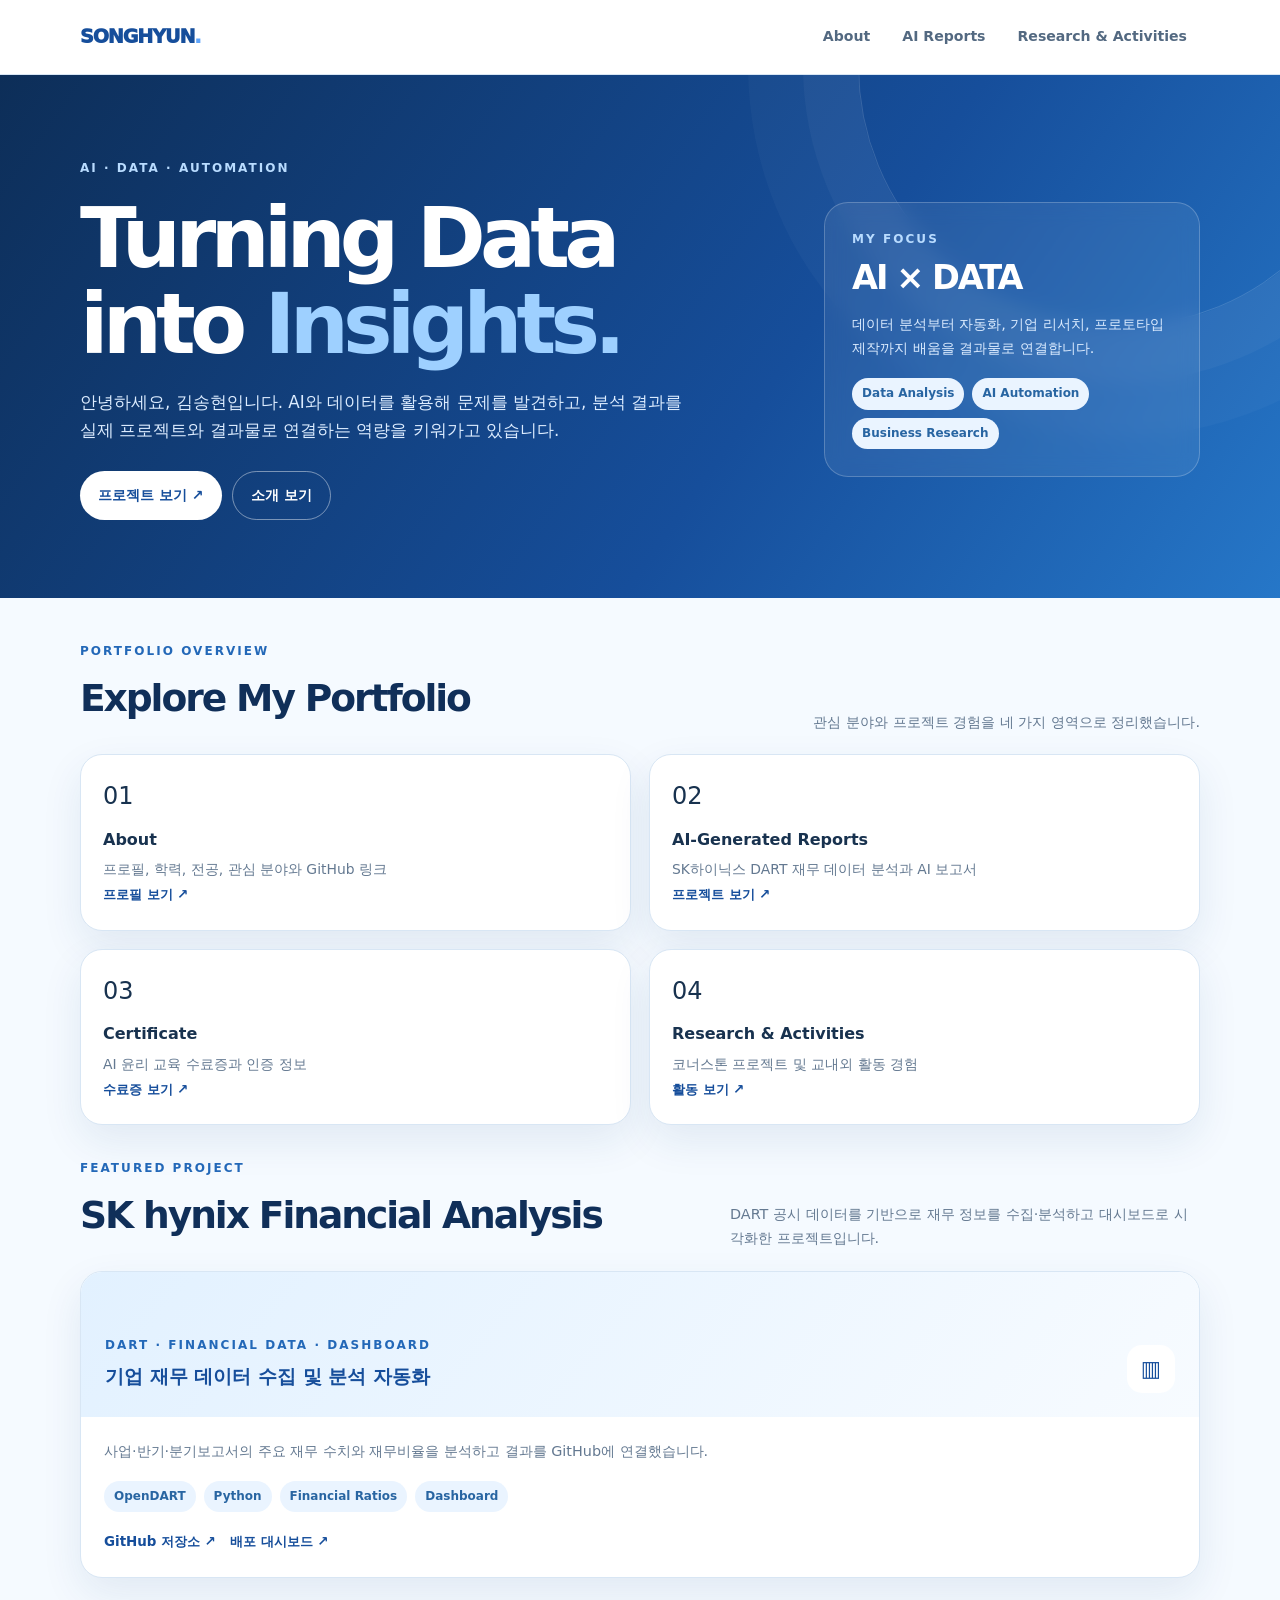
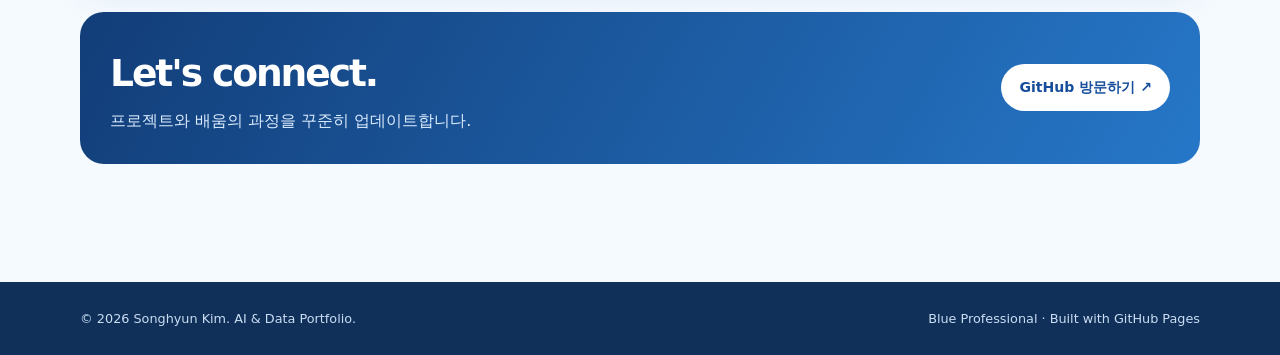
<file: index.html>
<!doctype html><html lang="ko"><head><meta charset="utf-8"><meta name="viewport" content="width=device-width,initial-scale=1"><meta name="theme-color" content="#164e9b"><meta name="description" content="김송현의 AI & Data 포트폴리오"><title>Songhyun Kim | AI & Data Portfolio</title><link rel="stylesheet" href="styles.css"></head><body><div id="site-header"></div><section class="hero"><div class="wrap hero-inner"><div><div class="eyebrow">AI · DATA · AUTOMATION</div><h1>Turning Data<br>into <span>Insights.</span></h1><p>안녕하세요, 김송현입니다. AI와 데이터를 활용해 문제를 발견하고, 분석 결과를 실제 프로젝트와 결과물로 연결하는 역량을 키워가고 있습니다.</p><div class="hero-actions"><a class="btn btn-white" href="reports.html">프로젝트 보기 ↗</a><a class="btn btn-outline" href="about.html">소개 보기</a></div></div><aside class="hero-card"><div class="eyebrow">MY FOCUS</div><strong>AI × DATA</strong><p>데이터 분석부터 자동화, 기업 리서치, 프로토타입 제작까지 배움을 결과물로 연결합니다.</p><div class="tags"><span class="chip">Data Analysis</span><span class="chip">AI Automation</span><span class="chip">Business Research</span></div></aside></div></section><main class="wrap"><section class="section"><div class="section-head"><div><div class="kicker">PORTFOLIO OVERVIEW</div><h2>Explore My Portfolio</h2></div><p>관심 분야와 프로젝트 경험을 네 가지 영역으로 정리했습니다.</p></div><div class="grid-2"><a class="card cert-card" href="about.html"><div class="symbol">01</div><h3>About</h3><p>프로필, 학력, 전공, 관심 분야와 GitHub 링크</p><span class="text-link">프로필 보기 ↗</span></a><a class="card cert-card" href="reports.html"><div class="symbol">02</div><h3>AI-Generated Reports</h3><p>SK하이닉스 DART 재무 데이터 분석과 AI 보고서</p><span class="text-link">프로젝트 보기 ↗</span></a><a class="card cert-card" href="activities.html#certificates"><div class="symbol">03</div><h3>Certificate</h3><p>AI 윤리 교육 수료증과 인증 정보</p><span class="text-link">수료증 보기 ↗</span></a><a class="card cert-card" href="activities.html#activities"><div class="symbol">04</div><h3>Research & Activities</h3><p>코너스톤 프로젝트 및 교내외 활동 경험</p><span class="text-link">활동 보기 ↗</span></a></div></section><section class="section"><div class="section-head"><div><div class="kicker">FEATURED PROJECT</div><h2>SK hynix Financial Analysis</h2></div><p>DART 공시 데이터를 기반으로 재무 정보를 수집·분석하고 대시보드로 시각화한 프로젝트입니다.</p></div><article class="card project-card"><div class="project-cover"><div><div class="kicker">DART · FINANCIAL DATA · DASHBOARD</div><h3>기업 재무 데이터 수집 및 분석 자동화</h3></div><div class="project-icon">▥</div></div><div class="project-content"><p>사업·반기·분기보고서의 주요 재무 수치와 재무비율을 분석하고 결과를 GitHub에 연결했습니다.</p><div class="tags"><span class="tag">OpenDART</span><span class="tag">Python</span><span class="tag">Financial Ratios</span><span class="tag">Dashboard</span></div><div class="project-links"><a class="text-link" href="https://github.com/HSC-Class02/SH_SKhynix" target="_blank" rel="noopener">GitHub 저장소 ↗</a><a class="text-link" href="https://hsc-class02.github.io/SH_SKhynix/" target="_blank" rel="noopener">배포 대시보드 ↗</a></div></div></article></section><section class="section"><div class="cta"><div><h2>Let's connect.</h2><p>프로젝트와 배움의 과정을 꾸준히 업데이트합니다.</p></div><a class="btn btn-white" href="https://github.com/HSC-Class02" target="_blank" rel="noopener">GitHub 방문하기 ↗</a></div></section></main><div id="site-footer"></div><script src="layout.js"></script><script src="app.js"></script></body></html>
</file>
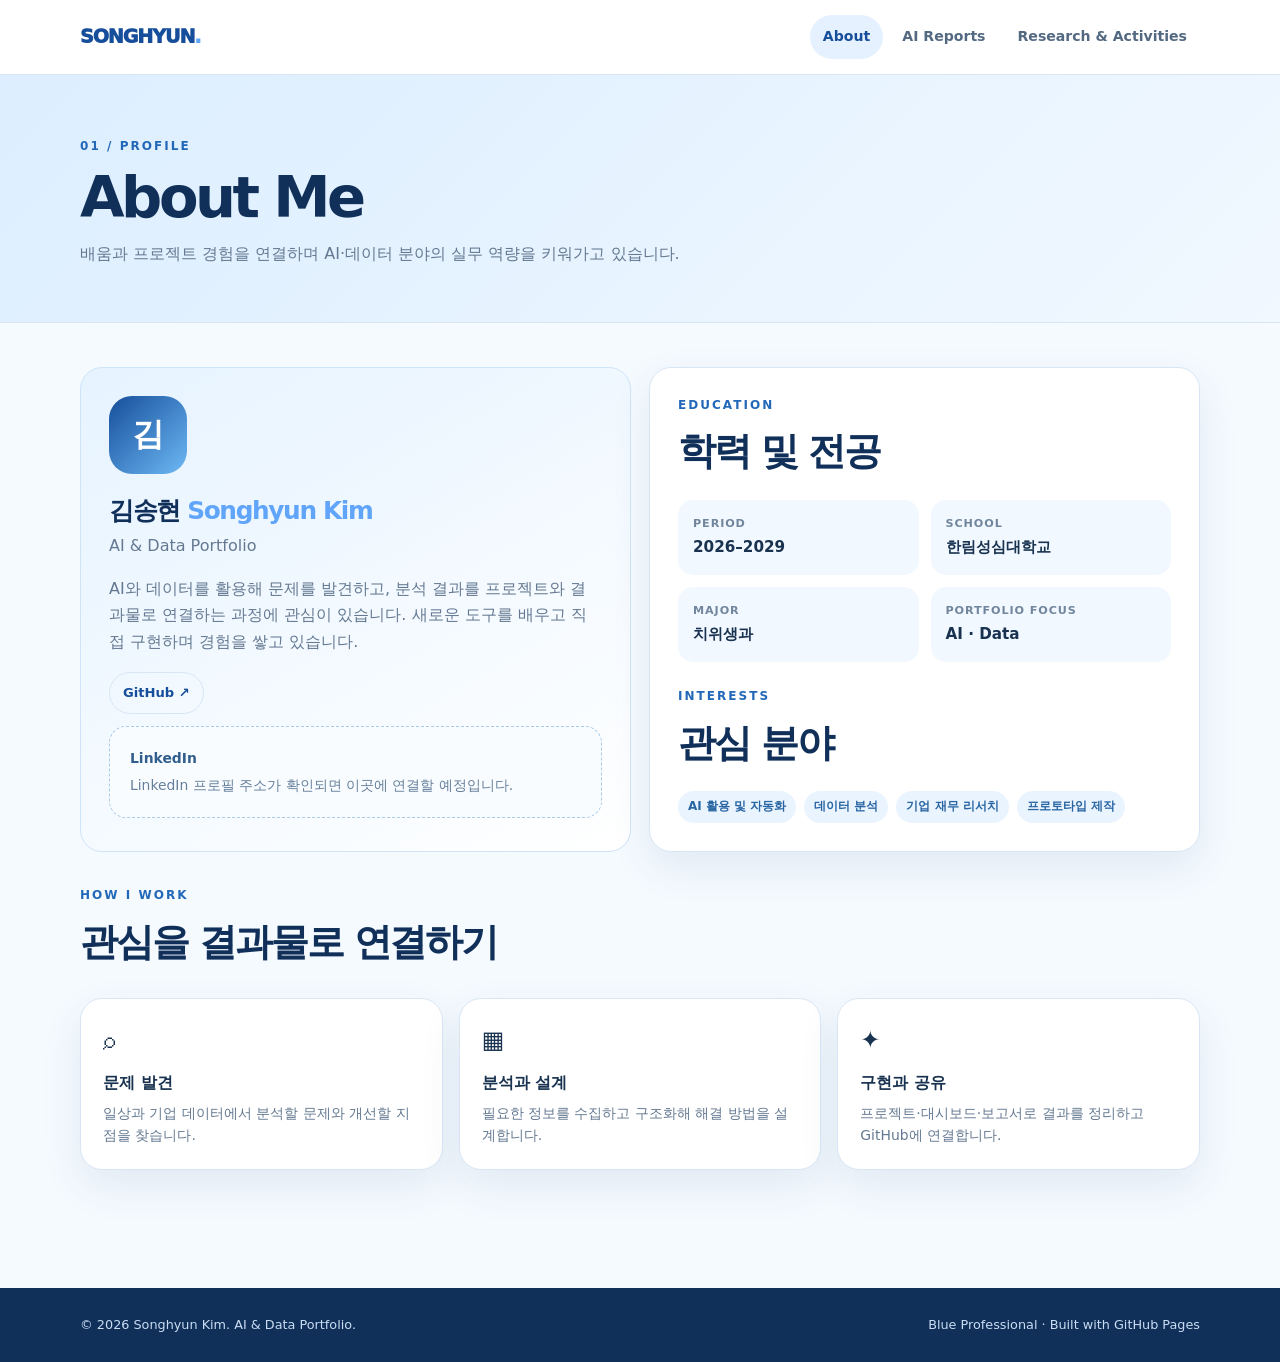
<file: about.html>
<!doctype html>
<html lang="ko">
<head>
  <meta charset="utf-8">
  <meta name="viewport" content="width=device-width,initial-scale=1">
  <meta name="description" content="김송현 소개 및 AI·데이터 관심 분야">
  <title>About | Songhyun Kim</title>
  <link rel="stylesheet" href="styles.css">
</head>
<body>
  <div id="site-header"></div>
  <section class="page-hero"><div class="wrap">
    <div class="kicker">01 / PROFILE</div>
    <h1>About Me</h1>
    <p>배움과 프로젝트 경험을 연결하며 AI·데이터 분야의 실무 역량을 키워가고 있습니다.</p>
  </div></section>
  <main class="wrap">
    <section class="grid-2 section">
      <article class="profile">
        <div class="avatar" aria-hidden="true">김</div>
        <h2>김송현 <span style="color:#60a5fa">Songhyun Kim</span></h2>
        <div class="muted">AI &amp; Data Portfolio</div>
        <p class="muted">AI와 데이터를 활용해 문제를 발견하고, 분석 결과를 프로젝트와 결과물로 연결하는 과정에 관심이 있습니다. 새로운 도구를 배우고 직접 구현하며 경험을 쌓고 있습니다.</p>
        <div class="socials">
          <a class="social" href="https://github.com/HSC-Class02" target="_blank" rel="noopener noreferrer">GitHub ↗</a>
        </div>
        <div class="empty" style="margin-top:12px">
          <strong>LinkedIn</strong>
          LinkedIn 프로필 주소가 확인되면 이곳에 연결할 예정입니다.
        </div>
      </article>
      <article class="panel">
        <div class="kicker">EDUCATION</div>
        <h2>학력 및 전공</h2>
        <div class="info-grid">
          <div class="info"><small>PERIOD</small><strong>2026–2029</strong></div>
          <div class="info"><small>SCHOOL</small><strong>한림성심대학교</strong></div>
          <div class="info"><small>MAJOR</small><strong>치위생과</strong></div>
          <div class="info"><small>PORTFOLIO FOCUS</small><strong>AI · Data</strong></div>
        </div>
        <div class="kicker" style="margin-top:25px">INTERESTS</div>
        <h2>관심 분야</h2>
        <div class="tags">
          <span class="tag">AI 활용 및 자동화</span>
          <span class="tag">데이터 분석</span>
          <span class="tag">기업 재무 리서치</span>
          <span class="tag">프로토타입 제작</span>
        </div>
      </article>
    </section>
    <section class="section">
      <div class="section-head"><div><div class="kicker">HOW I WORK</div><h2>관심을 결과물로 연결하기</h2></div></div>
      <div class="grid-3">
        <article class="card cert-card"><div class="symbol">⌕</div><h3>문제 발견</h3><p>일상과 기업 데이터에서 분석할 문제와 개선할 지점을 찾습니다.</p></article>
        <article class="card cert-card"><div class="symbol">▦</div><h3>분석과 설계</h3><p>필요한 정보를 수집하고 구조화해 해결 방법을 설계합니다.</p></article>
        <article class="card cert-card"><div class="symbol">✦</div><h3>구현과 공유</h3><p>프로젝트·대시보드·보고서로 결과를 정리하고 GitHub에 연결합니다.</p></article>
      </div>
    </section>
  </main>
  <div id="site-footer"></div>
  <script src="layout.js"></script><script src="app.js"></script>
</body>
</html>
</file>
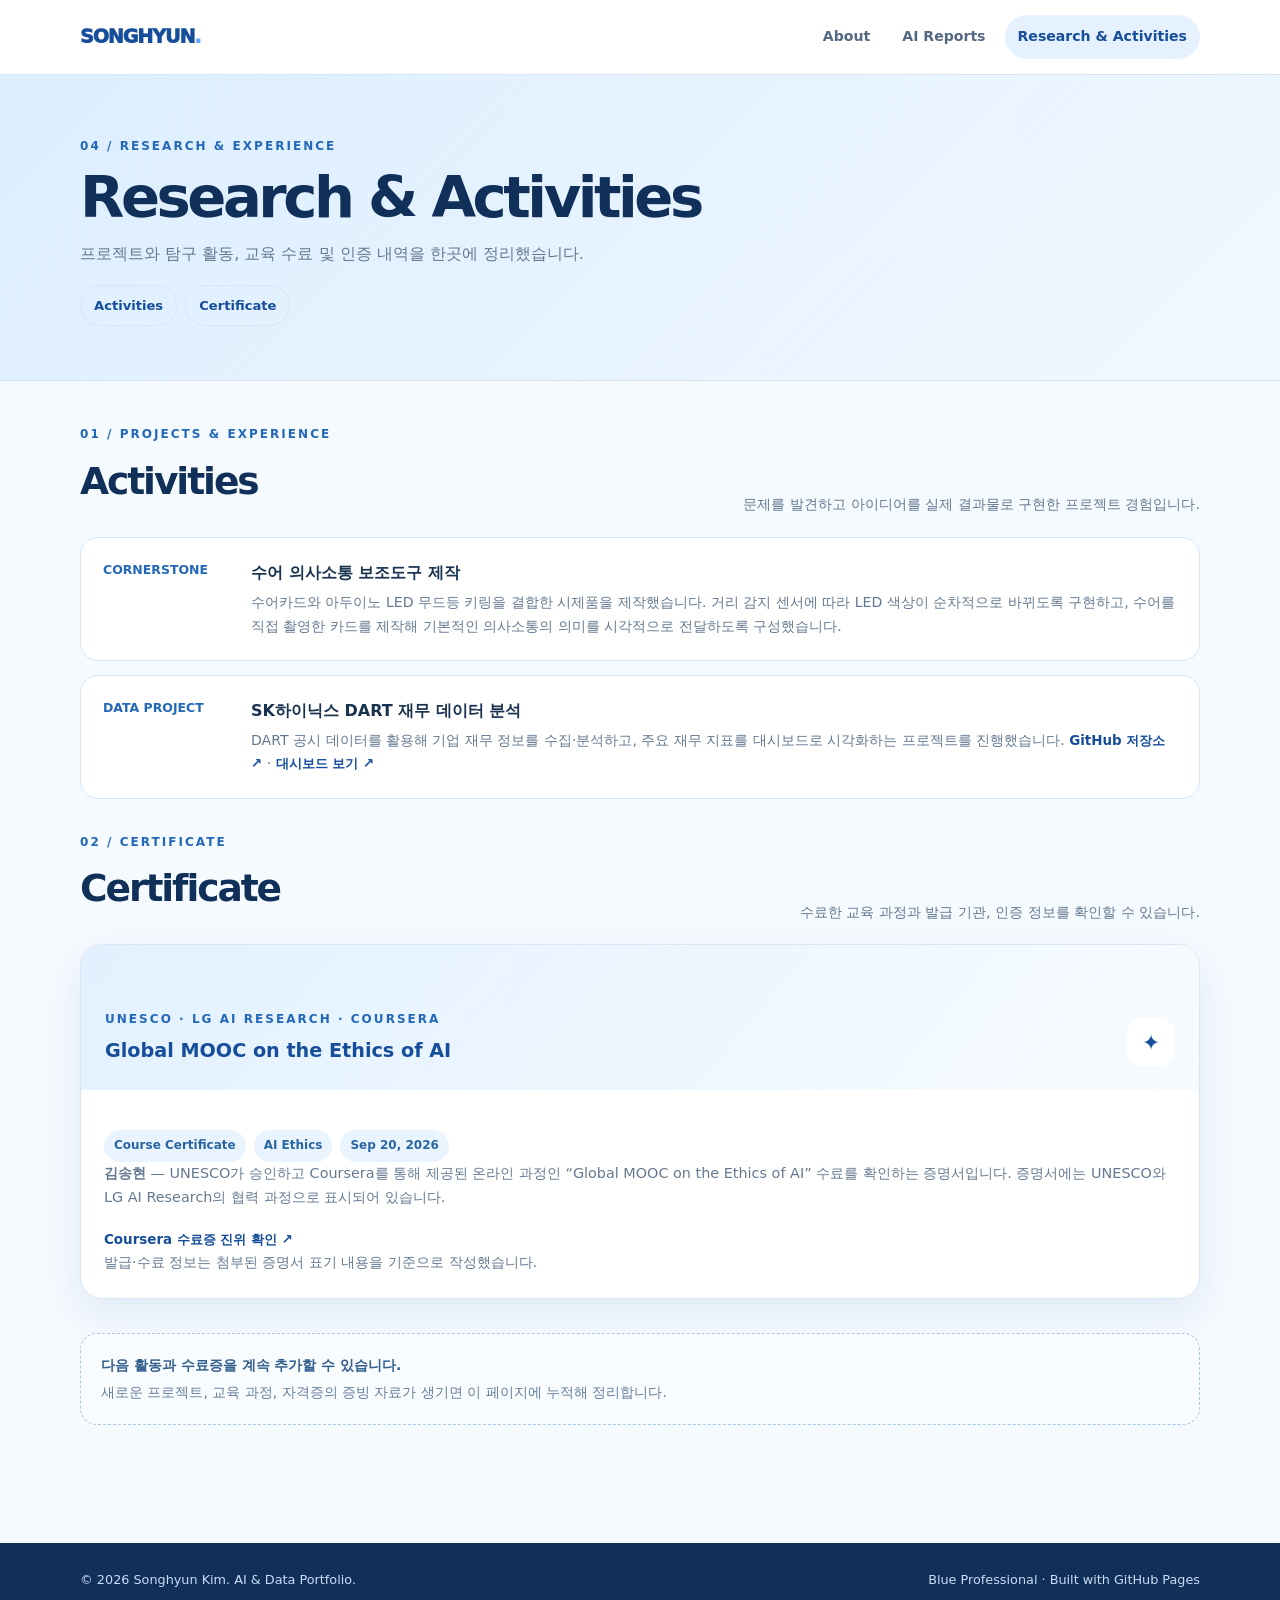
<file: activities.html>
<!doctype html>
<html lang="ko">
<head>
  <meta charset="utf-8">
  <meta name="viewport" content="width=device-width,initial-scale=1">
  <meta name="description" content="Research, activities and certificates">
  <title>Research & Activities | Songhyun Kim</title>
  <link rel="stylesheet" href="styles.css">
</head>
<body>
  <div id="site-header"></div>
  <section class="page-hero">
    <div class="wrap">
      <div class="kicker">04 / RESEARCH & EXPERIENCE</div>
      <h1>Research & Activities</h1>
      <p>프로젝트와 탐구 활동, 교육 수료 및 인증 내역을 한곳에 정리했습니다.</p>
      <div class="socials">
        <a class="social" href="#activities">Activities</a>
        <a class="social" href="#certificates">Certificate</a>
      </div>
    </div>
  </section>
  <main class="wrap">
    <section class="section" id="activities">
      <div class="section-head">
        <div><div class="kicker">01 / PROJECTS & EXPERIENCE</div><h2>Activities</h2></div>
        <p>문제를 발견하고 아이디어를 실제 결과물로 구현한 프로젝트 경험입니다.</p>
      </div>
      <div class="timeline">
        <article class="timeline-item">
          <div class="timeline-label">CORNERSTONE</div>
          <div><h3>수어 의사소통 보조도구 제작</h3><p>수어카드와 아두이노 LED 무드등 키링을 결합한 시제품을 제작했습니다. 거리 감지 센서에 따라 LED 색상이 순차적으로 바뀌도록 구현하고, 수어를 직접 촬영한 카드를 제작해 기본적인 의사소통의 의미를 시각적으로 전달하도록 구성했습니다.</p></div>
        </article>
        <article class="timeline-item">
          <div class="timeline-label">DATA PROJECT</div>
          <div><h3>SK하이닉스 DART 재무 데이터 분석</h3><p>DART 공시 데이터를 활용해 기업 재무 정보를 수집·분석하고, 주요 재무 지표를 대시보드로 시각화하는 프로젝트를 진행했습니다. <a class="text-link" href="https://github.com/HSC-Class02/SH_SKhynix" target="_blank" rel="noopener">GitHub 저장소 ↗</a> · <a class="text-link" href="https://hsc-class02.github.io/SH_SKhynix/" target="_blank" rel="noopener">대시보드 보기 ↗</a></p></div>
        </article>
      </div>
    </section>
    <section class="section" id="certificates">
      <div class="section-head">
        <div><div class="kicker">02 / CERTIFICATE</div><h2>Certificate</h2></div>
        <p>수료한 교육 과정과 발급 기관, 인증 정보를 확인할 수 있습니다.</p>
      </div>
      <article class="card project-card certificate-feature">
        <div class="project-cover">
          <div><div class="kicker">UNESCO · LG AI RESEARCH · COURSERA</div><h3>Global MOOC on the Ethics of AI</h3></div>
          <div class="project-icon">✦</div>
        </div>
        <div class="project-content">
          <div class="tags"><span class="tag">Course Certificate</span><span class="tag">AI Ethics</span><span class="tag">Sep 20, 2026</span></div>
          <p><strong>김송현</strong> — UNESCO가 승인하고 Coursera를 통해 제공된 온라인 과정인 “Global MOOC on the Ethics of AI” 수료를 확인하는 증명서입니다. 증명서에는 UNESCO와 LG AI Research의 협력 과정으로 표시되어 있습니다.</p>
          <div class="project-links">
            <a class="text-link" href="https://coursera.org/verify/E0VNRTBQOB6W" target="_blank" rel="noopener">Coursera 수료증 진위 확인 ↗</a>
          </div>
          <p class="repo-meta">발급·수료 정보는 첨부된 증명서 표기 내용을 기준으로 작성했습니다.</p>
        </div>
      </article>
    </section>
    <section class="section">
      <div class="empty"><strong>다음 활동과 수료증을 계속 추가할 수 있습니다.</strong>새로운 프로젝트, 교육 과정, 자격증의 증빙 자료가 생기면 이 페이지에 누적해 정리합니다.</div>
    </section>
  </main>
  <div id="site-footer"></div>
  <script src="layout.js"></script>
  <script src="app.js"></script>
</body>
</html>
</file>
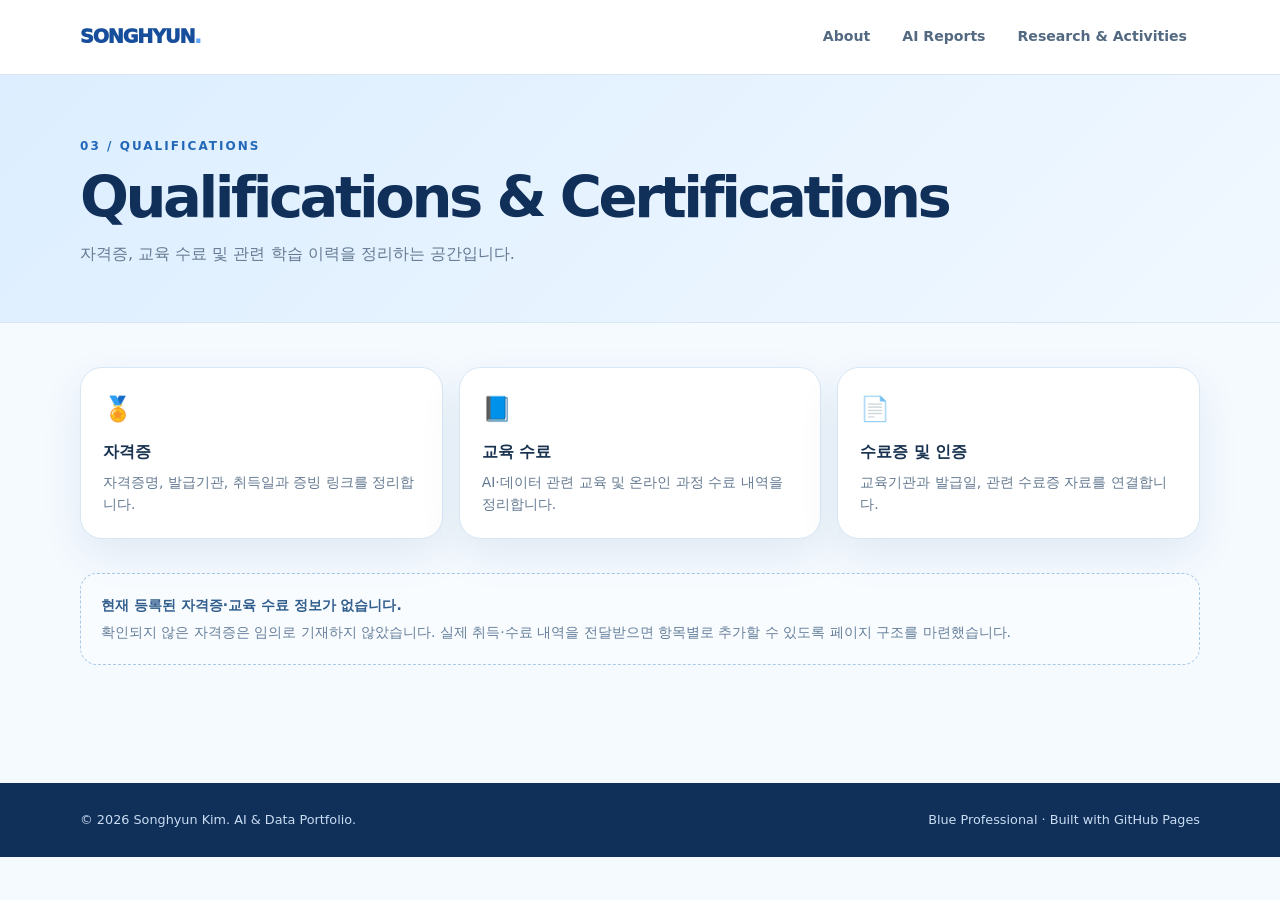
<file: certifications.html>
<!doctype html><html lang="ko"><head><meta charset="utf-8"><meta name="viewport" content="width=device-width,initial-scale=1"><meta name="description" content="자격증 및 교육 수료 이력"><title>Qualifications | Songhyun Kim</title><link rel="stylesheet" href="styles.css"></head><body><div id="site-header"></div><section class="page-hero"><div class="wrap"><div class="kicker">03 / QUALIFICATIONS</div><h1>Qualifications & Certifications</h1><p>자격증, 교육 수료 및 관련 학습 이력을 정리하는 공간입니다.</p></div></section><main class="wrap"><section class="grid-3 section"><article class="card cert-card"><div class="symbol">🏅</div><h3>자격증</h3><p>자격증명, 발급기관, 취득일과 증빙 링크를 정리합니다.</p></article><article class="card cert-card"><div class="symbol">📘</div><h3>교육 수료</h3><p>AI·데이터 관련 교육 및 온라인 과정 수료 내역을 정리합니다.</p></article><article class="card cert-card"><div class="symbol">📄</div><h3>수료증 및 인증</h3><p>교육기관과 발급일, 관련 수료증 자료를 연결합니다.</p></article></section><section class="section"><div class="empty"><strong>현재 등록된 자격증·교육 수료 정보가 없습니다.</strong>확인되지 않은 자격증은 임의로 기재하지 않았습니다. 실제 취득·수료 내역을 전달받으면 항목별로 추가할 수 있도록 페이지 구조를 마련했습니다.</div></section></main><div id="site-footer"></div><script src="layout.js"></script><script src="app.js"></script></body></html>
</file>
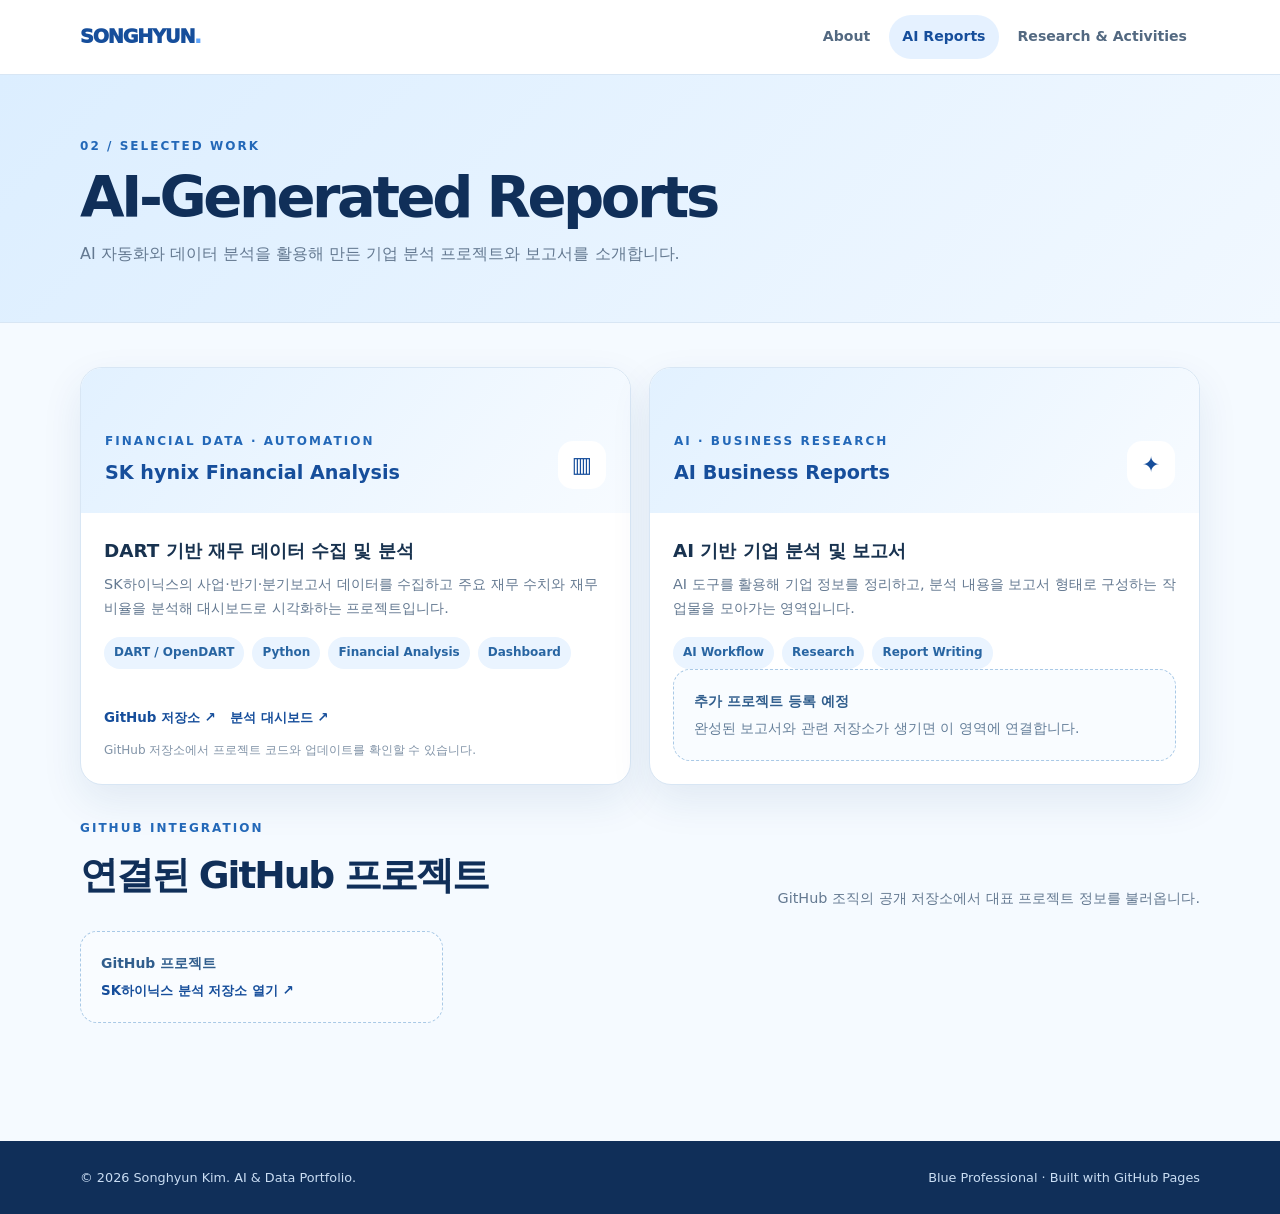
<file: reports.html>
<!doctype html><html lang="ko"><head><meta charset="utf-8"><meta name="viewport" content="width=device-width,initial-scale=1"><meta name="description" content="AI 생성 보고서 및 기업 데이터 분석 프로젝트"><title>AI Reports | Songhyun Kim</title><link rel="stylesheet" href="styles.css"></head><body><div id="site-header"></div><section class="page-hero"><div class="wrap"><div class="kicker">02 / SELECTED WORK</div><h1>AI-Generated Reports</h1><p>AI 자동화와 데이터 분석을 활용해 만든 기업 분석 프로젝트와 보고서를 소개합니다.</p></div></section><main class="wrap"><section class="grid-2 section"><article class="card project-card"><div class="project-cover"><div><div class="kicker">FINANCIAL DATA · AUTOMATION</div><h3>SK hynix Financial Analysis</h3></div><div class="project-icon">▥</div></div><div class="project-content"><h3>DART 기반 재무 데이터 수집 및 분석</h3><p>SK하이닉스의 사업·반기·분기보고서 데이터를 수집하고 주요 재무 수치와 재무비율을 분석해 대시보드로 시각화하는 프로젝트입니다.</p><div class="tags"><span class="tag">DART / OpenDART</span><span class="tag">Python</span><span class="tag">Financial Analysis</span><span class="tag">Dashboard</span></div><div class="project-links"><a class="text-link" href="https://github.com/HSC-Class02/SH_SKhynix" target="_blank" rel="noopener">GitHub 저장소 ↗</a><a class="text-link" href="https://hsc-class02.github.io/SH_SKhynix/" target="_blank" rel="noopener">분석 대시보드 ↗</a></div><div class="repo-meta" id="repo-meta">GitHub 정보를 불러오는 중…</div></div></article><article class="card project-card"><div class="project-cover"><div><div class="kicker">AI · BUSINESS RESEARCH</div><h3>AI Business Reports</h3></div><div class="project-icon">✦</div></div><div class="project-content"><h3>AI 기반 기업 분석 및 보고서</h3><p>AI 도구를 활용해 기업 정보를 정리하고, 분석 내용을 보고서 형태로 구성하는 작업물을 모아가는 영역입니다.</p><div class="tags"><span class="tag">AI Workflow</span><span class="tag">Research</span><span class="tag">Report Writing</span></div><div class="empty"><strong>추가 프로젝트 등록 예정</strong>완성된 보고서와 관련 저장소가 생기면 이 영역에 연결합니다.</div></div></article></section><section class="section"><div class="section-head"><div><div class="kicker">GITHUB INTEGRATION</div><h2>연결된 GitHub 프로젝트</h2></div><p>GitHub 조직의 공개 저장소에서 대표 프로젝트 정보를 불러옵니다.</p></div><div id="github-repositories" class="grid-3"><div class="empty">GitHub 저장소 목록을 불러오는 중…</div></div></section></main><div id="site-footer"></div><script src="layout.js"></script><script src="app.js"></script></body></html>
</file>
<file: styles.css>
:root{--navy:#102f59;--blue:#164e9b;--royal:#2368b8;--sky:#e8f4ff;--pale:#f5faff;--ink:#18324f;--muted:#647991;--line:#d8e6f4;--white:#fff;--shadow:0 16px 42px rgba(18,61,120,.09);--radius:22px}
*{box-sizing:border-box}html{scroll-behavior:smooth}body{margin:0;background:var(--pale);color:var(--ink);font-family:Inter,Pretendard,"Noto Sans KR",system-ui,sans-serif;line-height:1.65}a{color:inherit;text-decoration:none}.wrap{width:min(1120px,calc(100% - 40px));margin:auto}
.site-header{position:sticky;top:0;z-index:50;background:#ffffffed;backdrop-filter:blur(14px);border-bottom:1px solid var(--line)}.nav{height:74px;display:flex;align-items:center;justify-content:space-between;gap:20px}.logo{font-size:1.2rem;font-weight:950;letter-spacing:-.06em;color:var(--blue)}.logo span{color:#60a5fa}.nav-links{display:flex;gap:6px;align-items:center}.nav-links a{padding:10px 13px;border-radius:999px;font-size:.88rem;font-weight:800;color:#536981}.nav-links a:hover,.nav-links a.active{background:#e5f1ff;color:var(--blue)}.menu-toggle{display:none;border:0;border-radius:12px;padding:10px 13px;background:#e5f1ff;color:var(--blue);font-weight:800}
.hero{background:linear-gradient(125deg,#0d2e58,#164e9b 60%,#2677c8);color:white;padding:84px 0 78px;position:relative;overflow:hidden}.hero:after{content:"";position:absolute;width:520px;height:520px;border:1px solid #ffffff26;border-radius:50%;right:-100px;top:-270px;box-shadow:0 0 0 55px #ffffff09,0 0 0 110px #ffffff07}.hero-inner{position:relative;z-index:1;display:grid;grid-template-columns:1.3fr .7fr;gap:46px;align-items:center}.eyebrow,.kicker{font-size:.75rem;font-weight:900;letter-spacing:.17em;text-transform:uppercase}.eyebrow{color:#b9dcff}.hero h1{font-size:clamp(2.8rem,7vw,5.2rem);letter-spacing:-.07em;line-height:1.04;margin:17px 0 20px}.hero h1 span{color:#9ed0ff}.hero p{max-width:620px;color:#dcecff;font-size:1.05rem}.hero-card{padding:27px;border:1px solid #ffffff38;border-radius:24px;background:#ffffff12;backdrop-filter:blur(10px)}.hero-card strong{font-size:2.1rem;letter-spacing:-.06em}.hero-card p{font-size:.9rem;margin:8px 0 0}.hero-actions{display:flex;gap:10px;flex-wrap:wrap;margin-top:27px}.btn{display:inline-flex;align-items:center;justify-content:center;padding:12px 18px;border-radius:999px;font-size:.88rem;font-weight:900;transition:.2s}.btn:hover{transform:translateY(-2px)}.btn-white{background:#fff;color:var(--blue)}.btn-outline{border:1px solid #ffffff70;color:#fff}.btn-blue{background:var(--blue);color:#fff}
.page-hero{background:linear-gradient(135deg,#dceeff,#f1f8ff);padding:62px 0 54px;border-bottom:1px solid var(--line)}.page-hero .kicker{color:var(--royal)}.page-hero h1{font-size:clamp(2.1rem,5vw,3.6rem);letter-spacing:-.06em;line-height:1.1;margin:9px 0 12px;color:var(--navy)}.page-hero p{max-width:700px;color:var(--muted);margin:0}
main{padding:44px 0 84px}.section{margin:0 0 34px}.section-head{display:flex;justify-content:space-between;align-items:end;gap:22px;margin-bottom:20px}.kicker{color:var(--royal)}h2{font-size:clamp(1.65rem,3.5vw,2.35rem);letter-spacing:-.055em;color:var(--navy);margin:5px 0}.section-head p{max-width:470px;color:var(--muted);font-size:.9rem;margin:0}
.panel,.card{background:#fff;border:1px solid var(--line);border-radius:var(--radius);box-shadow:var(--shadow)}.panel{padding:28px}.grid-2{display:grid;grid-template-columns:repeat(2,1fr);gap:18px}.grid-3{display:grid;grid-template-columns:repeat(3,1fr);gap:16px}.profile{background:linear-gradient(150deg,#e6f3ff,#fff);padding:28px;border:1px solid #cfe4f8;border-radius:var(--radius)}.avatar{width:78px;height:78px;border-radius:23px;background:linear-gradient(135deg,var(--blue),#6db9f4);display:grid;place-items:center;color:#fff;font-size:2rem;font-weight:900}.profile h2{margin:17px 0 2px;font-size:1.55rem}.muted{color:var(--muted)}.socials,.tags,.actions{display:flex;gap:8px;flex-wrap:wrap;margin-top:17px}.chip,.tag{display:inline-flex;border-radius:999px;padding:6px 10px;background:#eaf4ff;color:#2865a2;font-size:.75rem;font-weight:850}.social{display:inline-flex;padding:9px 13px;border:1px solid var(--line);border-radius:999px;color:var(--blue);font-size:.82rem;font-weight:900}.info-grid{display:grid;grid-template-columns:repeat(2,1fr);gap:12px;margin-top:18px}.info{background:#f2f8ff;border-radius:15px;padding:15px}.info small{display:block;color:#71869d;font-size:.7rem;font-weight:900;letter-spacing:.08em}.info strong{font-size:.95rem}
.project-card{overflow:hidden;display:flex;flex-direction:column}.project-cover{padding:24px;background:linear-gradient(130deg,#e2f1ff,#f7fbff);min-height:145px;display:flex;justify-content:space-between;align-items:end}.project-cover h3{color:var(--blue);margin:5px 0 0;font-size:1.2rem}.project-icon{width:48px;height:48px;border-radius:15px;background:#fff;color:var(--blue);display:grid;place-items:center;font-size:1.35rem}.project-content{padding:23px;display:flex;flex-direction:column;flex:1}.project-content h3{margin:0 0 7px;font-size:1.15rem}.project-content p{margin:0;color:var(--muted);font-size:.9rem}.project-links{display:flex;gap:14px;flex-wrap:wrap;margin-top:auto;padding-top:19px}.text-link{color:var(--blue);font-size:.84rem;font-weight:900}.text-link:hover{text-decoration:underline}.repo-meta{font-size:.75rem;color:#8193a7;margin-top:12px}
.cert-card,.activity-card{padding:22px}.cert-card .symbol{font-size:1.5rem}.cert-card h3,.activity-card h3{font-size:1rem;margin:10px 0 5px}.cert-card p,.activity-card p{font-size:.87rem;color:var(--muted);margin:0}.timeline{display:grid;gap:14px}.timeline-item{display:grid;grid-template-columns:130px 1fr;gap:18px;padding:22px;background:#fff;border:1px solid var(--line);border-radius:18px}.timeline-label{font-size:.78rem;font-weight:900;color:var(--royal)}.timeline-item h3{margin:0 0 5px;font-size:1rem}.timeline-item p{margin:0;color:var(--muted);font-size:.88rem}.empty{padding:20px;border:1px dashed #a9c9e6;border-radius:17px;background:#f9fcff;color:#657f9a;font-size:.87rem}.empty strong{display:block;color:#315e8d;margin-bottom:4px}.cta{padding:30px;border-radius:24px;background:linear-gradient(120deg,#123d78,#2677c8);color:#fff;display:flex;align-items:center;justify-content:space-between;gap:20px}.cta h2{color:#fff;margin:0 0 4px}.cta p{color:#dcecff;margin:0}
footer{background:#102f59;color:#c9ddf3;padding:26px 0;font-size:.8rem}.footer-inner{display:flex;justify-content:space-between;gap:14px;flex-wrap:wrap}
@media(max-width:800px){.hero-inner{grid-template-columns:1fr}.hero-card{max-width:450px}.grid-2{grid-template-columns:1fr}.grid-3{grid-template-columns:1fr 1fr}.section-head{align-items:start;flex-direction:column}.nav-links{display:none;position:absolute;top:74px;left:0;right:0;padding:12px 20px 18px;background:#fff;border-bottom:1px solid var(--line);flex-direction:column;align-items:stretch}.nav-links.open{display:flex}.nav-links a{border-radius:12px}.menu-toggle{display:block}}
@media(max-width:540px){.wrap{width:calc(100% - 28px)}.hero{padding:64px 0}.page-hero{padding:48px 0}.panel{padding:21px}.grid-3{grid-template-columns:1fr}.timeline-item{grid-template-columns:1fr;gap:5px}.cta{align-items:flex-start;flex-direction:column}}
</file>
